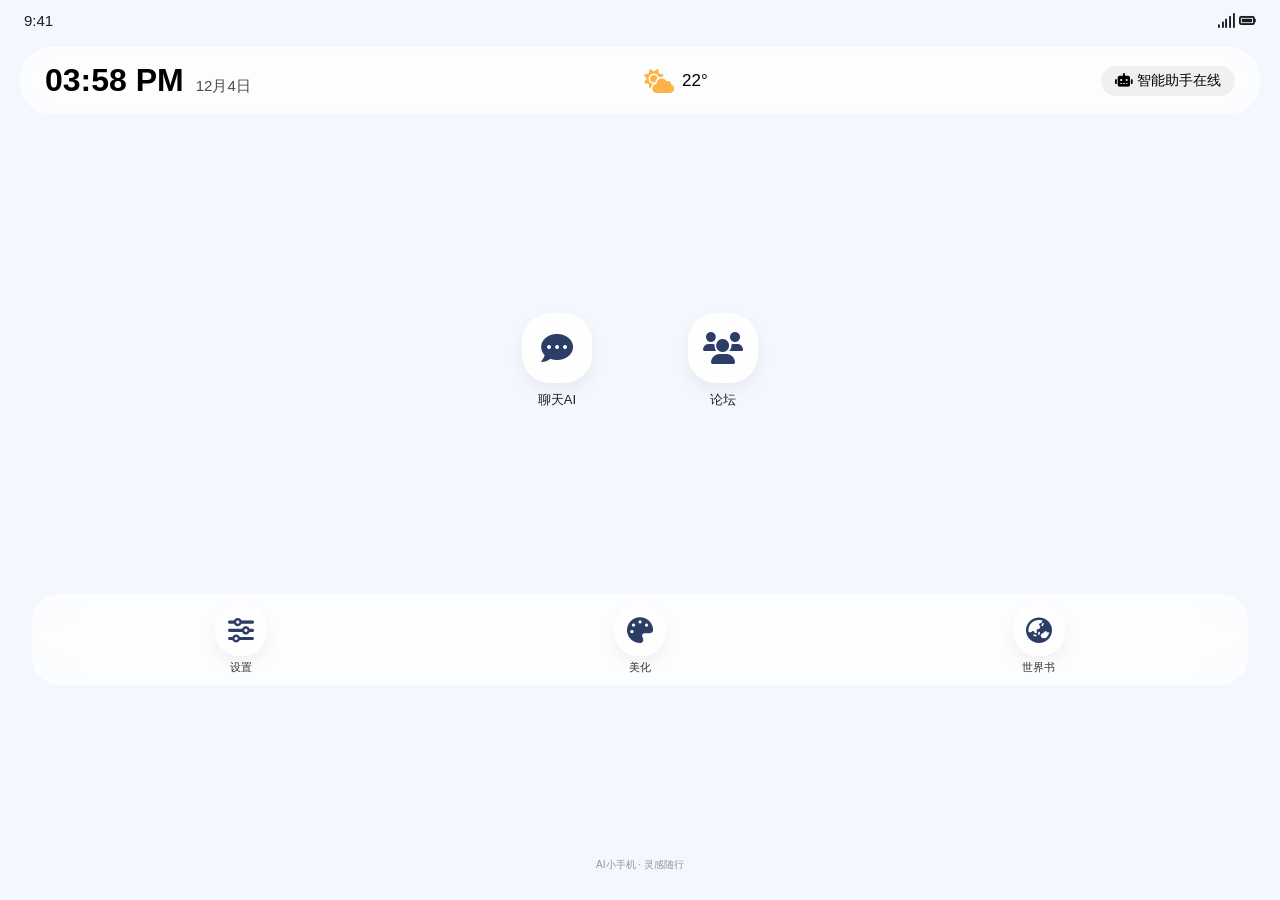
<file: index.html>
<!DOCTYPE html>
<html lang="zh-CN">
<head>
    <meta charset="UTF-8">
    <meta name="viewport" content="width=device-width, initial-scale=1.0, viewport-fit=cover">
    <meta name="theme-color" content="#F5F7FE">
    <title>AI小手机 · 智能桌面</title>
    <link rel="manifest" href="manifest.json">
    <link rel="stylesheet" href="css/main.css">
    <link rel="stylesheet" href="https://cdnjs.cloudflare.com/ajax/libs/font-awesome/6.0.0-beta3/css/all.min.css">
</head>
<body>
<div class="desktop" id="desktopApp" data-theme="light">
    <div class="status-bar">
        <span>9:41</span>
        <span><i class="fas fa-signal"></i> <i class="fas fa-battery-full"></i></span>
    </div>
    <div class="main-content">
        <!-- 顶部小组件（全局） -->
        <div class="compact-widget">
            <div class="datetime-group">
                <span class="time" id="liveTime">--:--</span>
                <span class="date" id="liveDate"></span>
            </div>
            <div class="weather-group">
                <i class="fas fa-cloud-sun"></i>
                <span id="weatherTemp">22°</span>
            </div>
            <div class="greeting">
                <i class="fas fa-robot"></i> 智能助手在线
            </div>
        </div>

        <!-- 中间应用网格（聊天和论坛） -->
        <div class="middle-apps">
            <div class="app-icon" data-module="chat">
                <div class="icon-bg"><i class="fas fa-comment-dots"></i></div>
                <span class="app-name">聊天AI</span>
            </div>
            <div class="app-icon" data-module="forum">
                <div class="icon-bg"><i class="fas fa-users"></i></div>
                <span class="app-name">论坛</span>
            </div>
        </div>

        <!-- 底部 Dock（设置、美化、世界书） -->
        <div class="dock">
            <div class="dock-item" data-module="settings">
                <div class="dock-icon"><i class="fas fa-sliders-h"></i></div>
                <span class="dock-label">设置</span>
            </div>
            <div class="dock-item" data-module="beautify">
                <div class="dock-icon"><i class="fas fa-palette"></i></div>
                <span class="dock-label">美化</span>
            </div>
            <div class="dock-item" data-module="worldbook">
                <div class="dock-icon"><i class="fas fa-globe-asia"></i></div>
                <span class="dock-label">世界书</span>
            </div>
        </div>
        <div class="footer-note">AI小手机 · 灵感随行</div>
    </div>

    <!-- 动态加载的功能模块容器 -->
    <div id="module-container" class="module-container"></div>
</div>

<script src="js/app.js"></script>
<script src="js/loadModule.js"></script>
</body>
</html>
</file>
<file: css/main.css>
/* 基础样式 + 桌面布局（同之前的大HTML中样式） */
* { margin: 0; padding: 0; box-sizing: border-box; }
body {
    font-family: 'Inter', -apple-system, BlinkMacSystemFont, 'Segoe UI', Roboto, sans-serif;
    background: #EFF3F8;
    min-height: 100vh;
}
.desktop {
    width: 100%;
    min-height: 100vh;
    background: #F5F7FE;
    transition: background 0.3s;
    display: flex;
    flex-direction: column;
    position: relative;
}
.desktop[data-theme="dark"] { background: #121212; color: #eee; }
.desktop[data-theme="gradient"] { background: linear-gradient(145deg, #E6E9F0, #F0F4FA); }

/* 状态栏 */
.status-bar {
    padding: 12px 24px 6px;
    display: flex;
    justify-content: space-between;
    font-size: 15px;
    font-weight: 500;
    color: #1C1C1E;
}
.desktop[data-theme="dark"] .status-bar { color: #ddd; }

/* 主内容区 */
.main-content {
    flex: 1;
    display: flex;
    flex-direction: column;
    justify-content: space-between;
    padding: 0 20px 20px;
}

/* 小组件 */
.compact-widget {
    background: rgba(255, 255, 255, 0.7);
    backdrop-filter: blur(16px);
    border-radius: 32px;
    padding: 14px 24px;
    margin: 12px 0 30px;
    border: 0.5px solid rgba(255,255,255,0.6);
    display: flex;
    align-items: center;
    justify-content: space-between;
    flex-wrap: wrap;
    gap: 12px;
}
.desktop[data-theme="dark"] .compact-widget {
    background: rgba(30, 30, 40, 0.75);
}
.datetime-group { display: flex; align-items: baseline; gap: 12px; }
.time { font-size: 32px; font-weight: 600; }
.date { font-size: 15px; opacity: 0.7; }
.weather-group { display: flex; align-items: center; gap: 8px; font-size: 17px; font-weight: 500; }
.weather-group i { font-size: 24px; color: #FFB347; }
.greeting {
    font-size: 14px;
    background: rgba(0,0,0,0.05);
    padding: 6px 14px;
    border-radius: 40px;
}
.desktop[data-theme="dark"] .greeting { background: rgba(255,255,255,0.1); }

/* 中间两个图标 */
.middle-apps {
    display: grid;
    grid-template-columns: repeat(2, 1fr);
    gap: 32px;
    max-width: 300px;
    margin: 20px auto;
    width: 100%;
}
.app-icon {
    display: flex;
    flex-direction: column;
    align-items: center;
    gap: 8px;
    cursor: pointer;
}
.icon-bg {
    width: 70px;
    height: 70px;
    background: rgba(255, 255, 255, 0.85);
    backdrop-filter: blur(8px);
    border-radius: 28px;
    display: flex;
    align-items: center;
    justify-content: center;
    font-size: 32px;
    color: #2C3E66;
    box-shadow: 0 8px 16px rgba(0,0,0,0.05);
}
.desktop[data-theme="dark"] .icon-bg {
    background: rgba(40, 40, 50, 0.9);
    color: #DDDDFF;
}
.app-name { font-size: 13px; font-weight: 500; color: #1D1D2C; }
.desktop[data-theme="dark"] .app-name { color: #E0E0E0; }

/* Dock栏 */
.dock {
    background: rgba(255, 255, 255, 0.7);
    backdrop-filter: blur(20px);
    border-radius: 28px;
    margin: 16px 12px 24px;
    padding: 10px 20px;
    display: flex;
    justify-content: space-around;
    align-items: center;
    gap: 20px;
}
.desktop[data-theme="dark"] .dock {
    background: rgba(30, 30, 40, 0.8);
}
.dock-item {
    display: flex;
    flex-direction: column;
    align-items: center;
    gap: 4px;
    cursor: pointer;
    flex: 1;
}
.dock-icon {
    width: 52px;
    height: 52px;
    background: rgba(255,255,255,0.5);
    border-radius: 24px;
    display: flex;
    align-items: center;
    justify-content: center;
    font-size: 26px;
    color: #2C3E66;
}
.desktop[data-theme="dark"] .dock-icon {
    background: rgba(60, 60, 75, 0.8);
    color: #DDDDFF;
}
.dock-label { font-size: 11px; font-weight: 500; opacity: 0.8; }
.footer-note { text-align: center; font-size: 10px; opacity: 0.4; margin-bottom: 8px; }

/* 模块容器（全屏覆盖，用于显示各功能页面） */
.module-container {
    position: fixed;
    top: 0;
    left: 0;
    width: 100%;
    height: 100%;
    background: inherit;
    z-index: 30;
    display: none;
    overflow-y: auto;
}
.module-container.active {
    display: block;
}
/* 每个模块页面内部样式由各自模块文件定义 */
</file>
